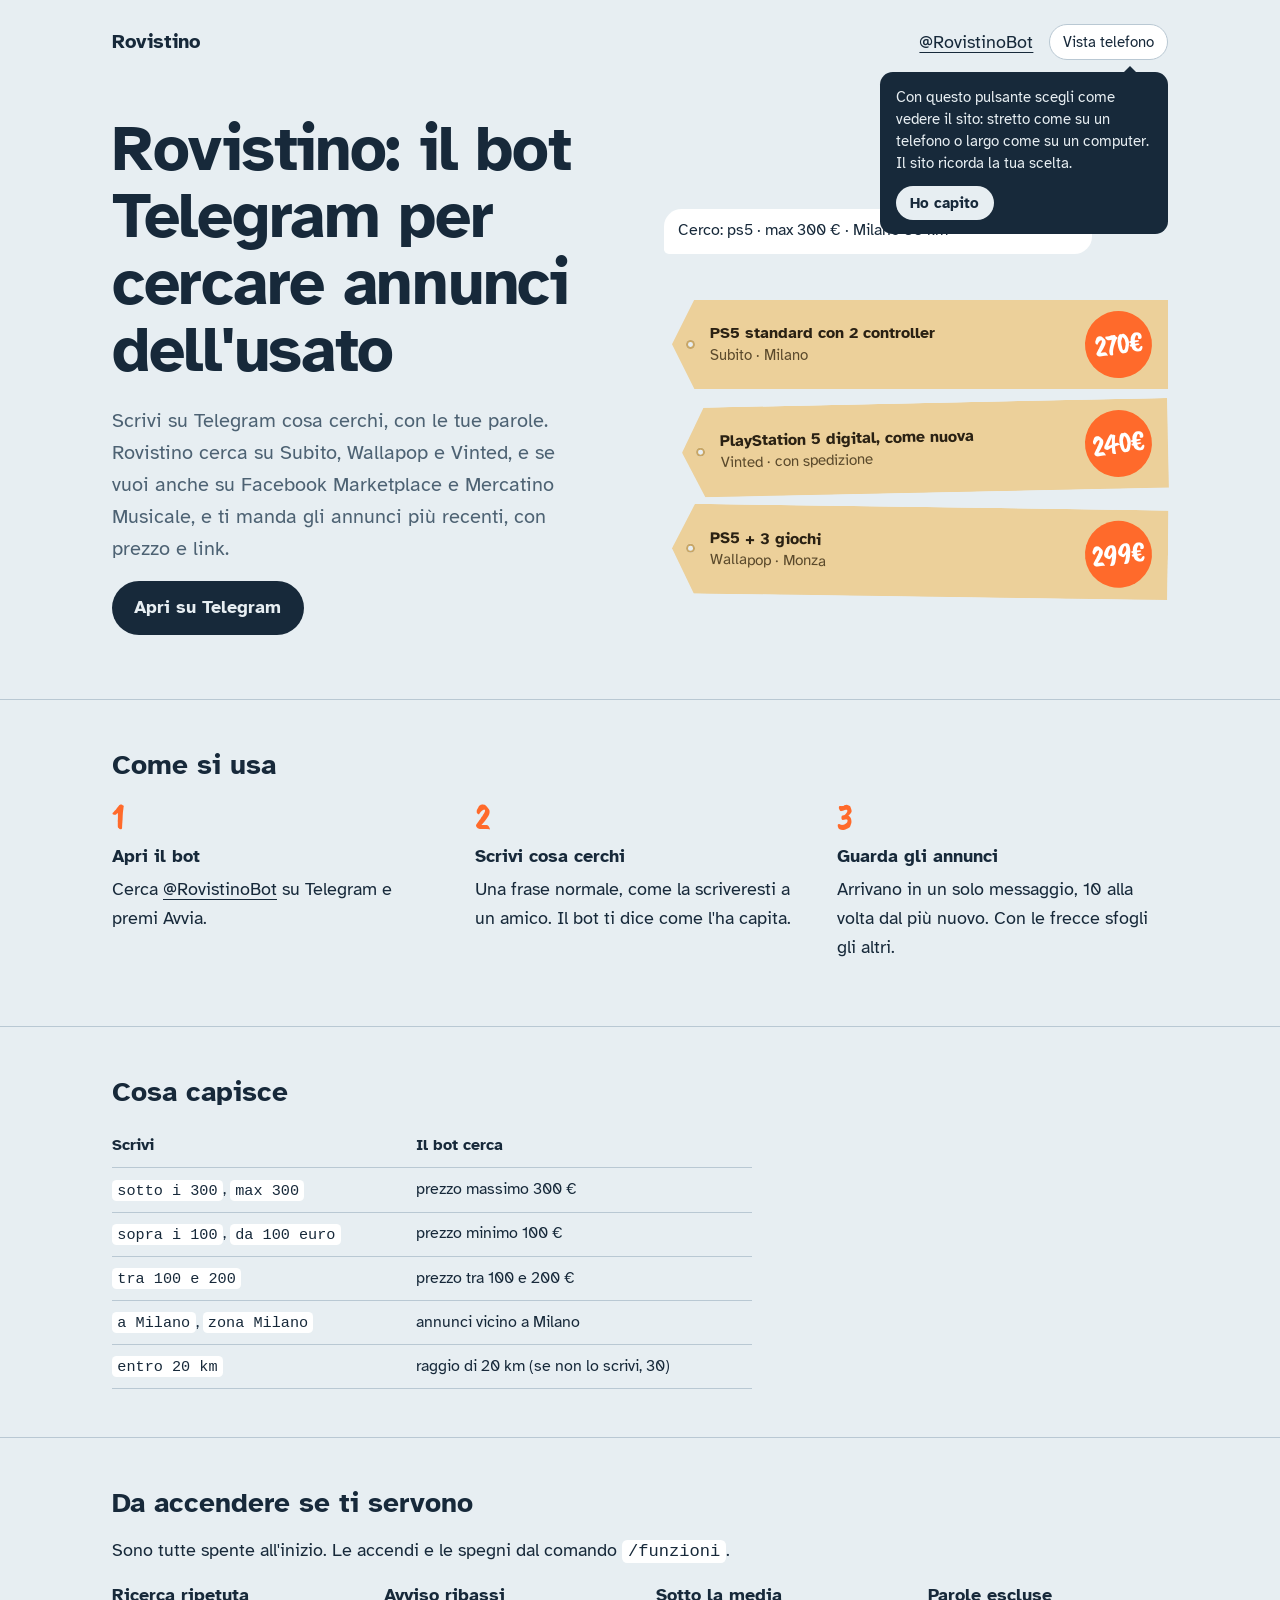
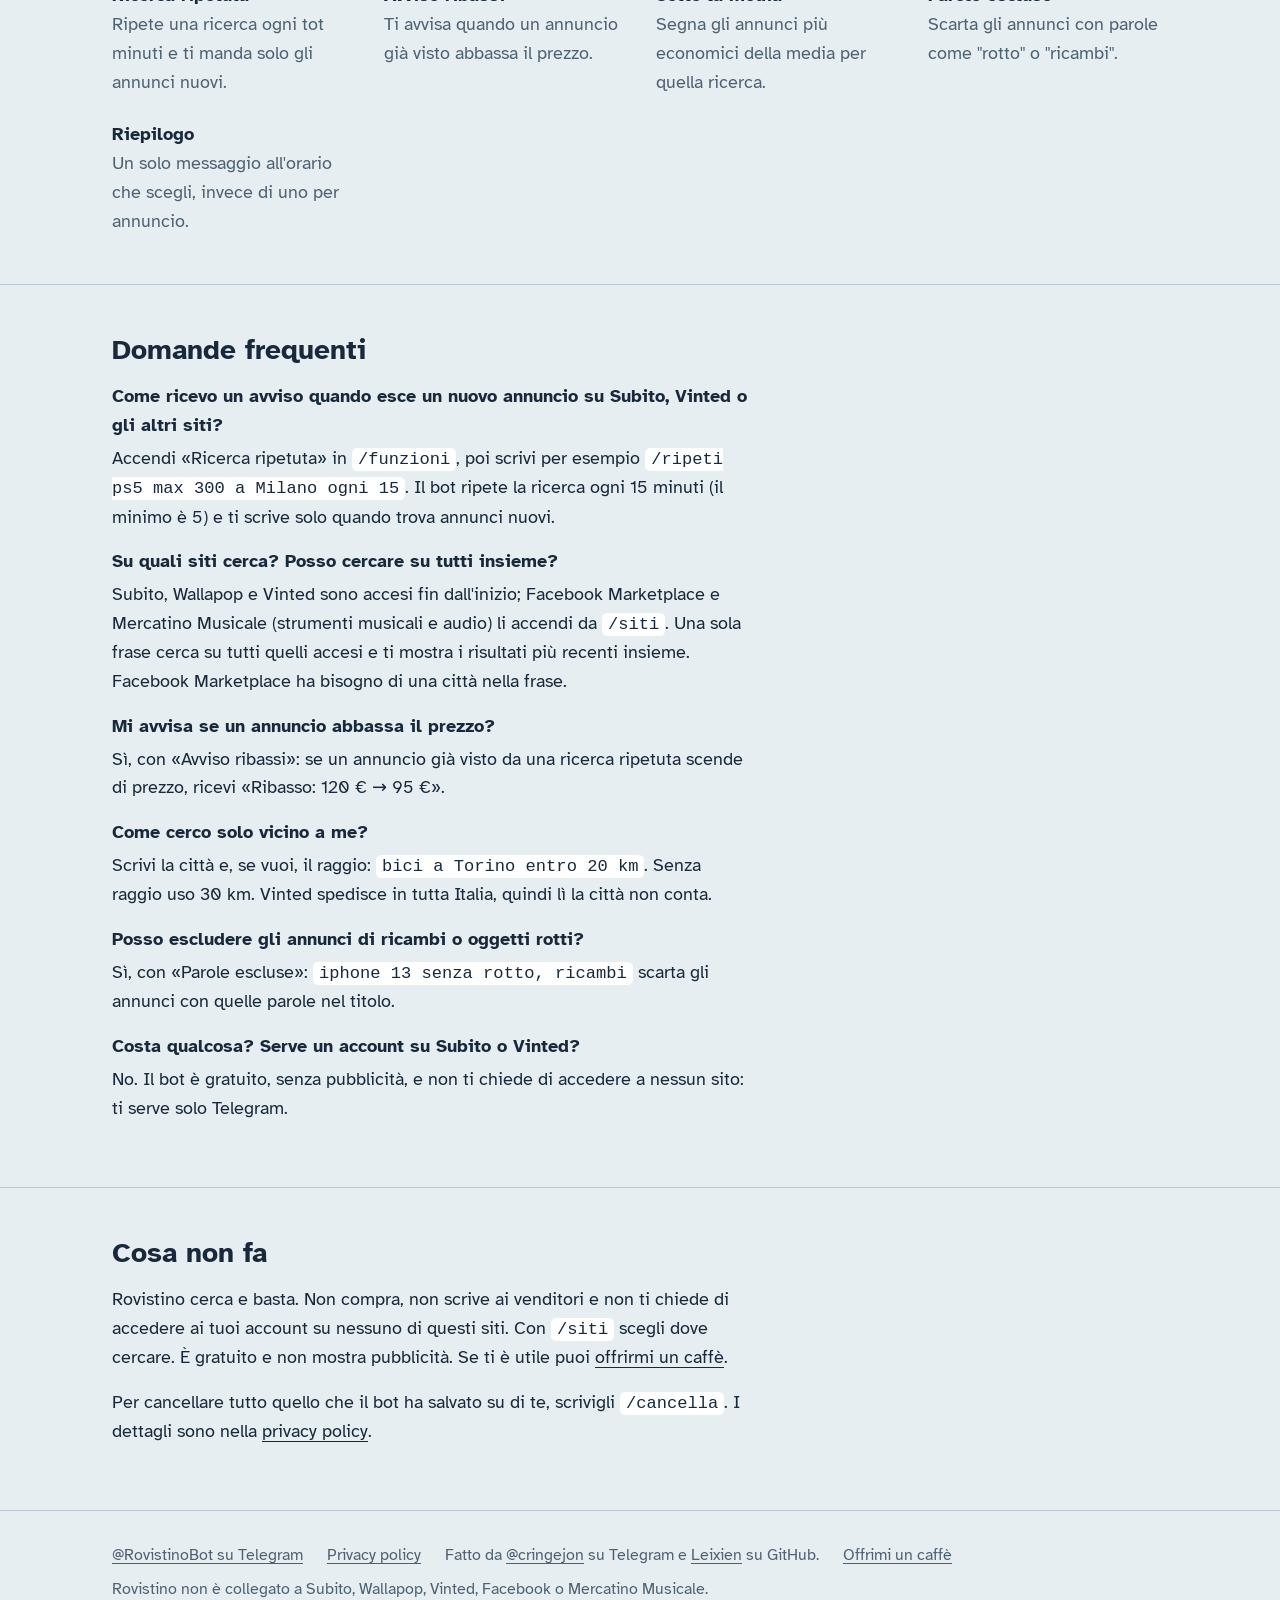
<file: index.html>
<!doctype html>
<html lang="it">
<head>
  <meta charset="utf-8">
  <meta name="viewport" content="width=device-width, initial-scale=1">
  <title>Rovistino – Bot Telegram per cercare annunci usati</title>
  <meta name="description" content="Rovistino è un bot Telegram gratuito che cerca annunci dell'usato su Subito, Wallapop, Vinted, Facebook Marketplace e Mercatino Musicale per prezzo, città e distanza.">
  <meta name="robots" content="index, follow">
  <link rel="canonical" href="https://leixien.github.io/Rovistino/">
  <meta property="og:title" content="Rovistino – Bot Telegram per cercare annunci usati">
  <meta property="og:description" content="Cerca annunci su Subito, Wallapop, Vinted, Facebook Marketplace e Mercatino Musicale direttamente da Telegram.">
  <meta property="og:url" content="https://leixien.github.io/Rovistino/">
  <meta property="og:type" content="website">
  <meta property="og:image" content="https://leixien.github.io/Rovistino/assets/description.png">
  <link rel="preconnect" href="https://fonts.googleapis.com">
  <link rel="preconnect" href="https://fonts.gstatic.com" crossorigin>
  <link href="https://fonts.googleapis.com/css2?family=Atkinson+Hyperlegible:wght@400;700&family=Caveat+Brush&display=swap" rel="stylesheet">
  <link rel="icon" type="image/png" sizes="48x48" href="assets/favicon-48.png">
  <link rel="icon" type="image/png" sizes="96x96" href="assets/favicon-96.png">
  <link rel="icon" type="image/png" sizes="192x192" href="assets/favicon-192.png">
  <link rel="apple-touch-icon" href="assets/apple-touch-icon.png">
  <link rel="stylesheet" href="style.css">
  <script src="site.js"></script>
  <script type="application/ld+json">
  {
    "@context": "https://schema.org",
    "@type": "SoftwareApplication",
    "name": "Rovistino",
    "alternateName": "@RovistinoBot",
    "description": "Bot Telegram gratuito che cerca annunci dell'usato su Subito, Wallapop, Vinted, Facebook Marketplace e Mercatino Musicale per prezzo, città e distanza, con ricerche ripetute e avviso ribassi.",
    "url": "https://leixien.github.io/Rovistino/",
    "installUrl": "https://t.me/RovistinoBot",
    "applicationCategory": "UtilitiesApplication",
    "operatingSystem": "Telegram",
    "inLanguage": "it",
    "image": "https://leixien.github.io/Rovistino/assets/description.png",
    "offers": { "@type": "Offer", "price": "0", "priceCurrency": "EUR" },
    "author": { "@type": "Person", "name": "Leixien", "url": "https://github.com/Leixien" }
  }
  </script>
</head>
<body>
  <header class="top">
    <div class="wrap">
      <a class="brand" href="./">Rovistino</a>
      <div class="actions"><a href="https://t.me/RovistinoBot">@RovistinoBot</a></div>
    </div>
  </header>

  <main>
    <div class="wrap hero">
      <div>
        <h1>Rovistino: il bot Telegram per cercare annunci dell'usato</h1>
        <p class="lede">Scrivi su Telegram cosa cerchi, con le tue parole. Rovistino cerca su Subito, Wallapop e Vinted, e se vuoi anche su Facebook Marketplace e Mercatino Musicale, e ti manda gli annunci più recenti, con prezzo e link.</p>
        <a class="button" href="https://t.me/RovistinoBot">Apri su Telegram</a>
      </div>

      <div class="chat" aria-label="Esempio di conversazione con il bot">
        <p class="bubble me">ps5 sotto i 300 euro a Milano</p>
        <p class="bubble">Cerco: ps5 · max 300 € · Milano 30 km</p>
        <ul class="tags" role="list">
          <li class="tag"><span><b>PS5 standard con 2 controller</b><span class="where">Subito · Milano</span></span><span class="price">270€</span></li>
          <li class="tag"><span><b>PlayStation 5 digital, come nuova</b><span class="where">Vinted · con spedizione</span></span><span class="price">240€</span></li>
          <li class="tag"><span><b>PS5 + 3 giochi</b><span class="where">Wallapop · Monza</span></span><span class="price">299€</span></li>
        </ul>
      </div>
    </div>

    <section>
      <div class="wrap">
        <h2>Come si usa</h2>
        <ol class="steps">
          <li><h3>Apri il bot</h3><p>Cerca <a href="https://t.me/RovistinoBot">@RovistinoBot</a> su Telegram e premi Avvia.</p></li>
          <li><h3>Scrivi cosa cerchi</h3><p>Una frase normale, come la scriveresti a un amico. Il bot ti dice come l'ha capita.</p></li>
          <li><h3>Guarda gli annunci</h3><p>Arrivano in un solo messaggio, 10 alla volta dal più nuovo. Con le frecce sfogli gli altri.</p></li>
        </ol>
      </div>
    </section>

    <section>
      <div class="wrap">
        <h2>Cosa capisce</h2>
        <table>
          <thead><tr><th>Scrivi</th><th>Il bot cerca</th></tr></thead>
          <tbody>
            <tr><td><code>sotto i 300</code>, <code>max 300</code></td><td>prezzo massimo 300 €</td></tr>
            <tr><td><code>sopra i 100</code>, <code>da 100 euro</code></td><td>prezzo minimo 100 €</td></tr>
            <tr><td><code>tra 100 e 200</code></td><td>prezzo tra 100 e 200 €</td></tr>
            <tr><td><code>a Milano</code>, <code>zona Milano</code></td><td>annunci vicino a Milano</td></tr>
            <tr><td><code>entro 20 km</code></td><td>raggio di 20 km (se non lo scrivi, 30)</td></tr>
          </tbody>
        </table>
      </div>
    </section>

    <section>
      <div class="wrap">
        <h2>Da accendere se ti servono</h2>
        <p class="prose">Sono tutte spente all'inizio. Le accendi e le spegni dal comando <code>/funzioni</code>.</p>
        <dl class="features">
          <div><dt>Ricerca ripetuta</dt><dd>Ripete una ricerca ogni tot minuti e ti manda solo gli annunci nuovi.</dd></div>
          <div><dt>Avviso ribassi</dt><dd>Ti avvisa quando un annuncio già visto abbassa il prezzo.</dd></div>
          <div><dt>Sotto la media</dt><dd>Segna gli annunci più economici della media per quella ricerca.</dd></div>
          <div><dt>Parole escluse</dt><dd>Scarta gli annunci con parole come "rotto" o "ricambi".</dd></div>
          <div><dt>Riepilogo</dt><dd>Un solo messaggio all'orario che scegli, invece di uno per annuncio.</dd></div>
        </dl>
      </div>
    </section>

    <section>
      <div class="wrap"><div class="prose">
        <h2>Domande frequenti</h2>
        <h3>Come ricevo un avviso quando esce un nuovo annuncio su Subito, Vinted o gli altri siti?</h3>
        <p>Accendi «Ricerca ripetuta» in <code>/funzioni</code>, poi scrivi per esempio <code>/ripeti ps5 max 300 a Milano ogni 15</code>. Il bot ripete la ricerca ogni 15 minuti (il minimo è 5) e ti scrive solo quando trova annunci nuovi.</p>
        <h3>Su quali siti cerca? Posso cercare su tutti insieme?</h3>
        <p>Subito, Wallapop e Vinted sono accesi fin dall'inizio; Facebook Marketplace e Mercatino Musicale (strumenti musicali e audio) li accendi da <code>/siti</code>. Una sola frase cerca su tutti quelli accesi e ti mostra i risultati più recenti insieme. Facebook Marketplace ha bisogno di una città nella frase.</p>
        <h3>Mi avvisa se un annuncio abbassa il prezzo?</h3>
        <p>Sì, con «Avviso ribassi»: se un annuncio già visto da una ricerca ripetuta scende di prezzo, ricevi «Ribasso: 120 € → 95 €».</p>
        <h3>Come cerco solo vicino a me?</h3>
        <p>Scrivi la città e, se vuoi, il raggio: <code>bici a Torino entro 20 km</code>. Senza raggio uso 30 km. Vinted spedisce in tutta Italia, quindi lì la città non conta.</p>
        <h3>Posso escludere gli annunci di ricambi o oggetti rotti?</h3>
        <p>Sì, con «Parole escluse»: <code>iphone 13 senza rotto, ricambi</code> scarta gli annunci con quelle parole nel titolo.</p>
        <h3>Costa qualcosa? Serve un account su Subito o Vinted?</h3>
        <p>No. Il bot è gratuito, senza pubblicità, e non ti chiede di accedere a nessun sito: ti serve solo Telegram.</p>
      </div></div>
    </section>

    <section>
      <div class="wrap"><div class="prose">
        <h2>Cosa non fa</h2>
        <p>Rovistino cerca e basta. Non compra, non scrive ai venditori e non ti chiede di accedere ai tuoi account su nessuno di questi siti. Con <code>/siti</code> scegli dove cercare. È gratuito e non mostra pubblicità. Se ti è utile puoi <a href="dona.html">offrirmi un caffè</a>.</p>
        <p>Per cancellare tutto quello che il bot ha salvato su di te, scrivigli <code>/cancella</code>. I dettagli sono nella <a href="privacy.html">privacy policy</a>.</p>
      </div></div>
    </section>
  </main>

  <footer>
    <div class="wrap">
      <a href="https://t.me/RovistinoBot">@RovistinoBot su Telegram</a>
      <a href="privacy.html">Privacy policy</a>
      <span>Fatto da <a href="https://t.me/cringejon">@cringejon</a> su Telegram e <a href="https://github.com/Leixien">Leixien</a> su GitHub.</span>
      <a href="dona.html">Offrimi un caffè</a>
      <span>Rovistino non è collegato a Subito, Wallapop, Vinted, Facebook o Mercatino Musicale.</span>
    </div>
  </footer>
</body>
</html>
</file>
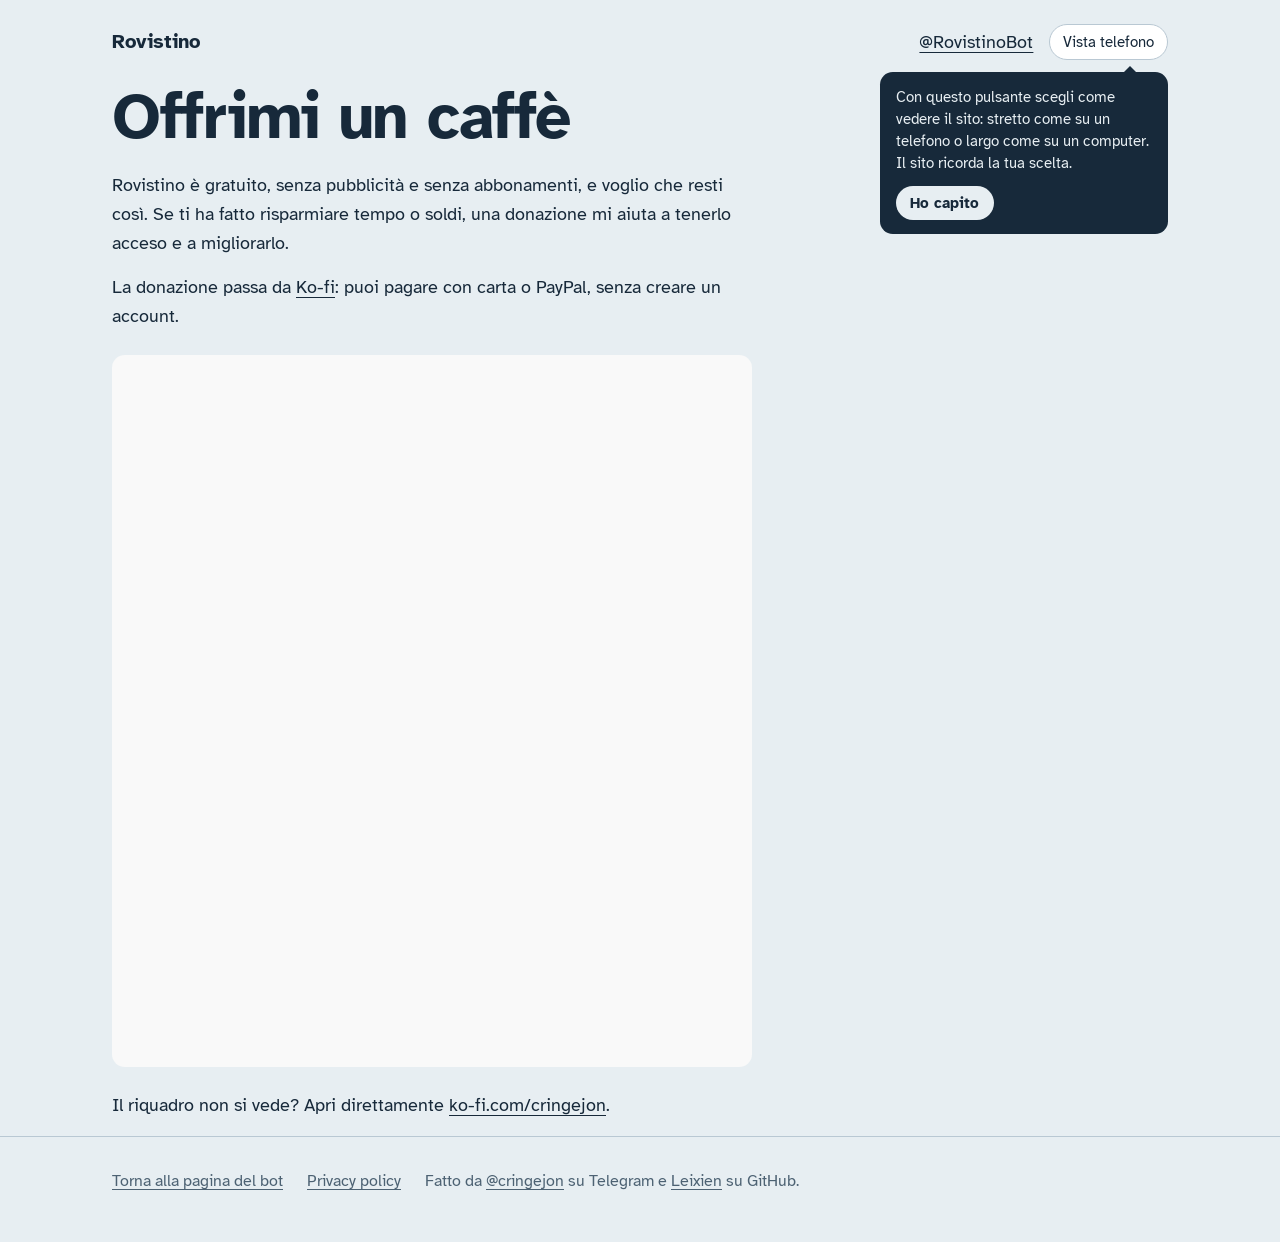
<file: dona.html>
<!doctype html>
<html lang="it">
<head>
  <meta charset="utf-8">
  <meta name="viewport" content="width=device-width, initial-scale=1">
  <title>Offrimi un caffè · Rovistino</title>
  <meta name="description" content="Rovistino è gratuito e senza pubblicità. Se ti è utile puoi sostenerlo con una donazione su Ko-fi.">
  <link rel="canonical" href="https://leixien.github.io/Rovistino/dona.html">
  <meta property="og:title" content="Offrimi un caffè · Rovistino">
  <meta property="og:description" content="Rovistino è gratuito e senza pubblicità. Se ti è utile puoi sostenerlo con una donazione su Ko-fi.">
  <meta property="og:url" content="https://leixien.github.io/Rovistino/dona.html">
  <meta property="og:type" content="website">
  <meta property="og:image" content="https://leixien.github.io/Rovistino/assets/description.png">
  <link rel="preconnect" href="https://fonts.googleapis.com">
  <link rel="preconnect" href="https://fonts.gstatic.com" crossorigin>
  <link href="https://fonts.googleapis.com/css2?family=Atkinson+Hyperlegible:wght@400;700&family=Caveat+Brush&display=swap" rel="stylesheet">
  <link rel="icon" type="image/png" sizes="48x48" href="assets/favicon-48.png">
  <link rel="icon" type="image/png" sizes="96x96" href="assets/favicon-96.png">
  <link rel="icon" type="image/png" sizes="192x192" href="assets/favicon-192.png">
  <link rel="apple-touch-icon" href="assets/apple-touch-icon.png">
  <link rel="stylesheet" href="style.css">
  <script src="site.js"></script>
</head>
<body>
  <header class="top">
    <div class="wrap">
      <a class="brand" href="./">Rovistino</a>
      <div class="actions"><a href="https://t.me/RovistinoBot">@RovistinoBot</a></div>
    </div>
  </header>

  <main class="wrap"><div class="prose">
    <h1>Offrimi un caffè</h1>
    <p>Rovistino è gratuito, senza pubblicità e senza abbonamenti, e voglio che resti così. Se ti ha fatto risparmiare tempo o soldi, una donazione mi aiuta a tenerlo acceso e a migliorarlo.</p>
    <p>La donazione passa da <a href="https://ko-fi.com/cringejon">Ko-fi</a>: puoi pagare con carta o PayPal, senza creare un account.</p>

    <iframe id="kofiframe" class="kofi" src="https://ko-fi.com/cringejon/?hidefeed=true&widget=true&embed=true&preview=true" height="712" title="Dona a cringejon su Ko-fi" loading="lazy"></iframe>

    <p>Il riquadro non si vede? Apri direttamente <a href="https://ko-fi.com/cringejon">ko-fi.com/cringejon</a>.</p>
  </div></main>

  <footer>
    <div class="wrap">
      <a href="./">Torna alla pagina del bot</a>
      <a href="privacy.html">Privacy policy</a>
      <span>Fatto da <a href="https://t.me/cringejon">@cringejon</a> su Telegram e <a href="https://github.com/Leixien">Leixien</a> su GitHub.</span>
    </div>
  </footer>
</body>
</html>
</file>
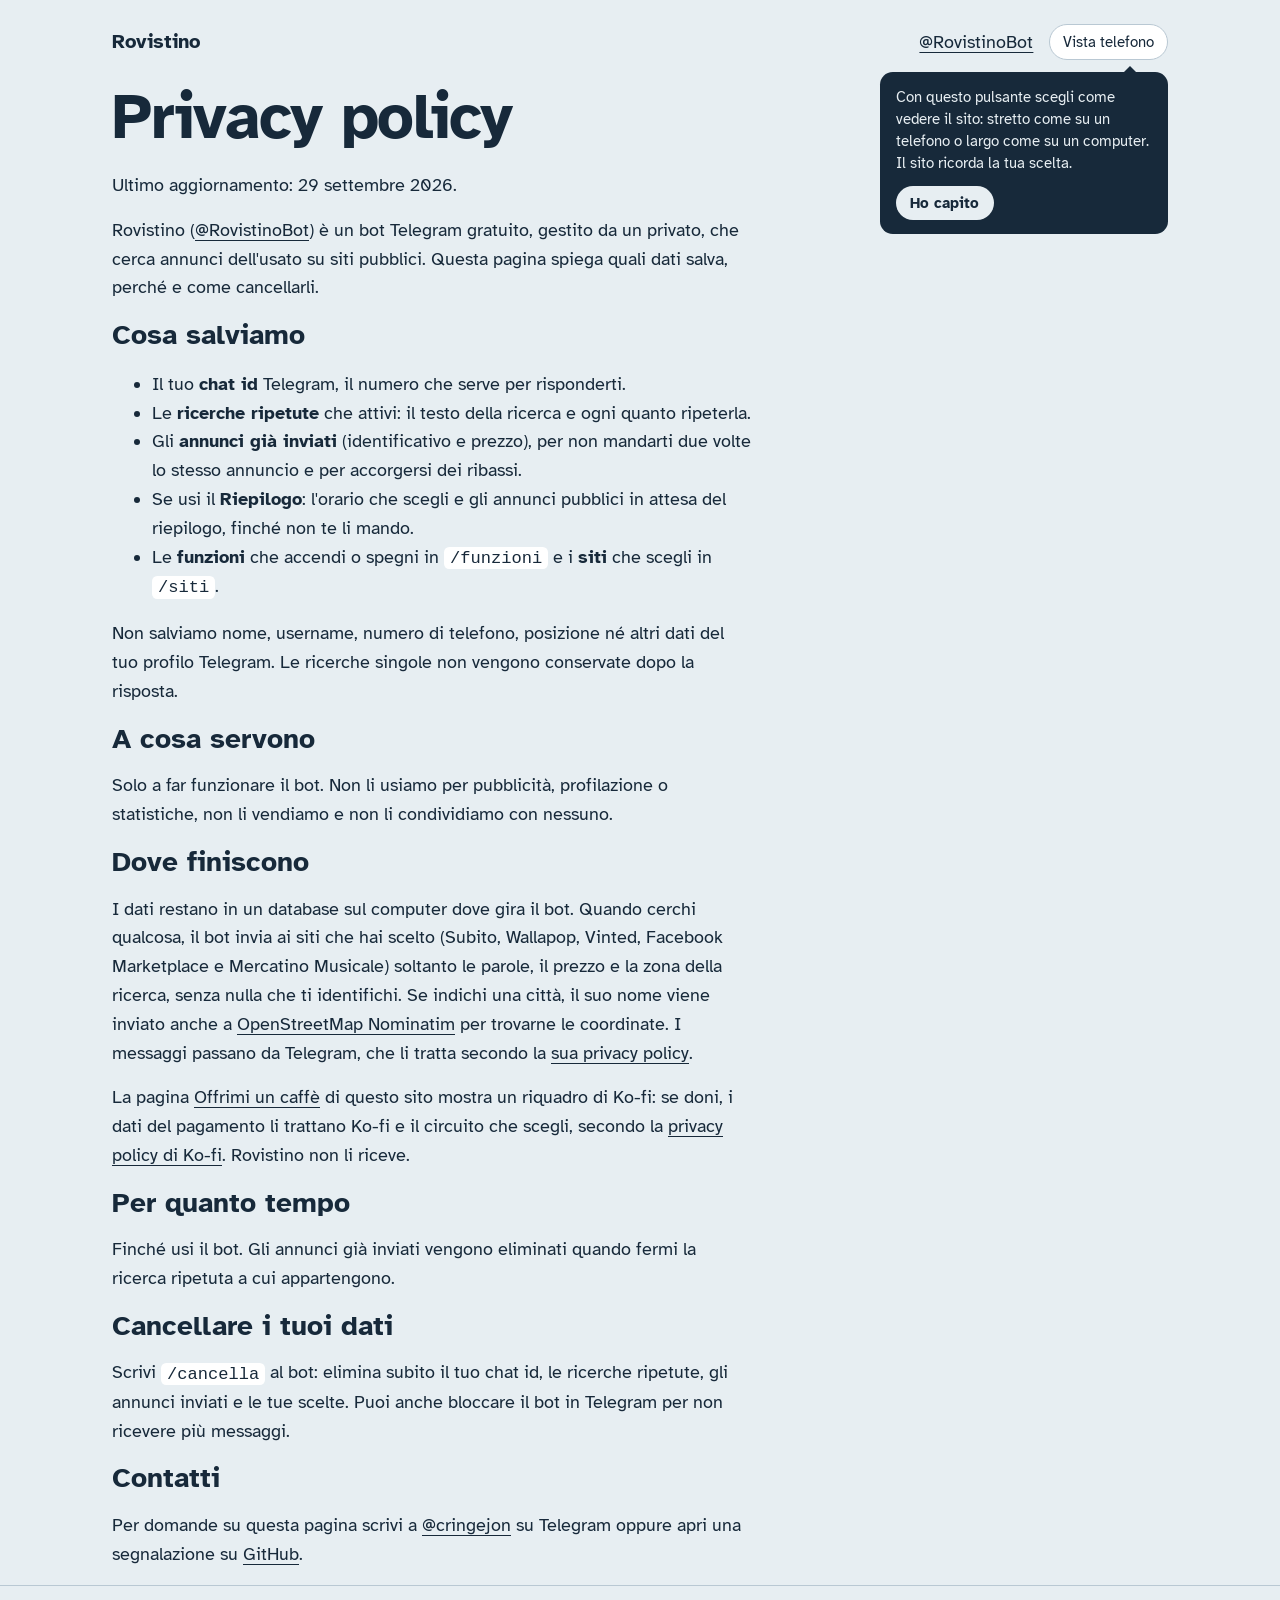
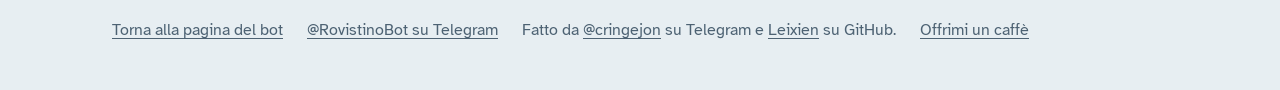
<file: privacy.html>
<!doctype html>
<html lang="it">
<head>
  <meta charset="utf-8">
  <meta name="viewport" content="width=device-width, initial-scale=1">
  <title>Privacy policy · Rovistino</title>
  <meta name="description" content="Quali dati salva il bot Telegram Rovistino, perché e come cancellarli.">
  <link rel="canonical" href="https://leixien.github.io/Rovistino/privacy.html">
  <meta property="og:title" content="Privacy policy · Rovistino">
  <meta property="og:description" content="Quali dati salva il bot Telegram Rovistino, perché e come cancellarli.">
  <meta property="og:url" content="https://leixien.github.io/Rovistino/privacy.html">
  <meta property="og:type" content="website">
  <meta property="og:image" content="https://leixien.github.io/Rovistino/assets/description.png">
  <link rel="preconnect" href="https://fonts.googleapis.com">
  <link rel="preconnect" href="https://fonts.gstatic.com" crossorigin>
  <link href="https://fonts.googleapis.com/css2?family=Atkinson+Hyperlegible:wght@400;700&family=Caveat+Brush&display=swap" rel="stylesheet">
  <link rel="icon" type="image/png" sizes="48x48" href="assets/favicon-48.png">
  <link rel="icon" type="image/png" sizes="96x96" href="assets/favicon-96.png">
  <link rel="icon" type="image/png" sizes="192x192" href="assets/favicon-192.png">
  <link rel="apple-touch-icon" href="assets/apple-touch-icon.png">
  <link rel="stylesheet" href="style.css">
  <script src="site.js"></script>
</head>
<body>
  <header class="top">
    <div class="wrap">
      <a class="brand" href="./">Rovistino</a>
      <div class="actions"><a href="https://t.me/RovistinoBot">@RovistinoBot</a></div>
    </div>
  </header>

  <main class="wrap"><div class="prose">
    <h1>Privacy policy</h1>
    <p>Ultimo aggiornamento: 29 settembre 2026.</p>
    <p>Rovistino (<a href="https://t.me/RovistinoBot">@RovistinoBot</a>) è un bot Telegram gratuito, gestito da un privato, che cerca annunci dell'usato su siti pubblici. Questa pagina spiega quali dati salva, perché e come cancellarli.</p>

    <h2>Cosa salviamo</h2>
    <ul>
      <li>Il tuo <b>chat id</b> Telegram, il numero che serve per risponderti.</li>
      <li>Le <b>ricerche ripetute</b> che attivi: il testo della ricerca e ogni quanto ripeterla.</li>
      <li>Gli <b>annunci già inviati</b> (identificativo e prezzo), per non mandarti due volte lo stesso annuncio e per accorgersi dei ribassi.</li>
      <li>Se usi il <b>Riepilogo</b>: l'orario che scegli e gli annunci pubblici in attesa del riepilogo, finché non te li mando.</li>
      <li>Le <b>funzioni</b> che accendi o spegni in <code>/funzioni</code> e i <b>siti</b> che scegli in <code>/siti</code>.</li>
    </ul>
    <p>Non salviamo nome, username, numero di telefono, posizione né altri dati del tuo profilo Telegram. Le ricerche singole non vengono conservate dopo la risposta.</p>

    <h2>A cosa servono</h2>
    <p>Solo a far funzionare il bot. Non li usiamo per pubblicità, profilazione o statistiche, non li vendiamo e non li condividiamo con nessuno.</p>

    <h2>Dove finiscono</h2>
    <p>I dati restano in un database sul computer dove gira il bot. Quando cerchi qualcosa, il bot invia ai siti che hai scelto (Subito, Wallapop, Vinted, Facebook Marketplace e Mercatino Musicale) soltanto le parole, il prezzo e la zona della ricerca, senza nulla che ti identifichi. Se indichi una città, il suo nome viene inviato anche a <a href="https://nominatim.org">OpenStreetMap Nominatim</a> per trovarne le coordinate. I messaggi passano da Telegram, che li tratta secondo la <a href="https://telegram.org/privacy">sua privacy policy</a>.</p>
    <p>La pagina <a href="dona.html">Offrimi un caffè</a> di questo sito mostra un riquadro di Ko-fi: se doni, i dati del pagamento li trattano Ko-fi e il circuito che scegli, secondo la <a href="https://more.ko-fi.com/privacy">privacy policy di Ko-fi</a>. Rovistino non li riceve.</p>

    <h2>Per quanto tempo</h2>
    <p>Finché usi il bot. Gli annunci già inviati vengono eliminati quando fermi la ricerca ripetuta a cui appartengono.</p>

    <h2>Cancellare i tuoi dati</h2>
    <p>Scrivi <code>/cancella</code> al bot: elimina subito il tuo chat id, le ricerche ripetute, gli annunci inviati e le tue scelte. Puoi anche bloccare il bot in Telegram per non ricevere più messaggi.</p>

    <h2>Contatti</h2>
    <p>Per domande su questa pagina scrivi a <a href="https://t.me/cringejon">@cringejon</a> su Telegram oppure apri una segnalazione su <a href="https://github.com/Leixien/Rovistino/issues">GitHub</a>.</p>
  </div></main>

  <footer>
    <div class="wrap">
      <a href="./">Torna alla pagina del bot</a>
      <a href="https://t.me/RovistinoBot">@RovistinoBot su Telegram</a>
      <span>Fatto da <a href="https://t.me/cringejon">@cringejon</a> su Telegram e <a href="https://github.com/Leixien">Leixien</a> su GitHub.</span>
      <a href="dona.html">Offrimi un caffè</a>
    </div>
  </footer>
</body>
</html>
</file>
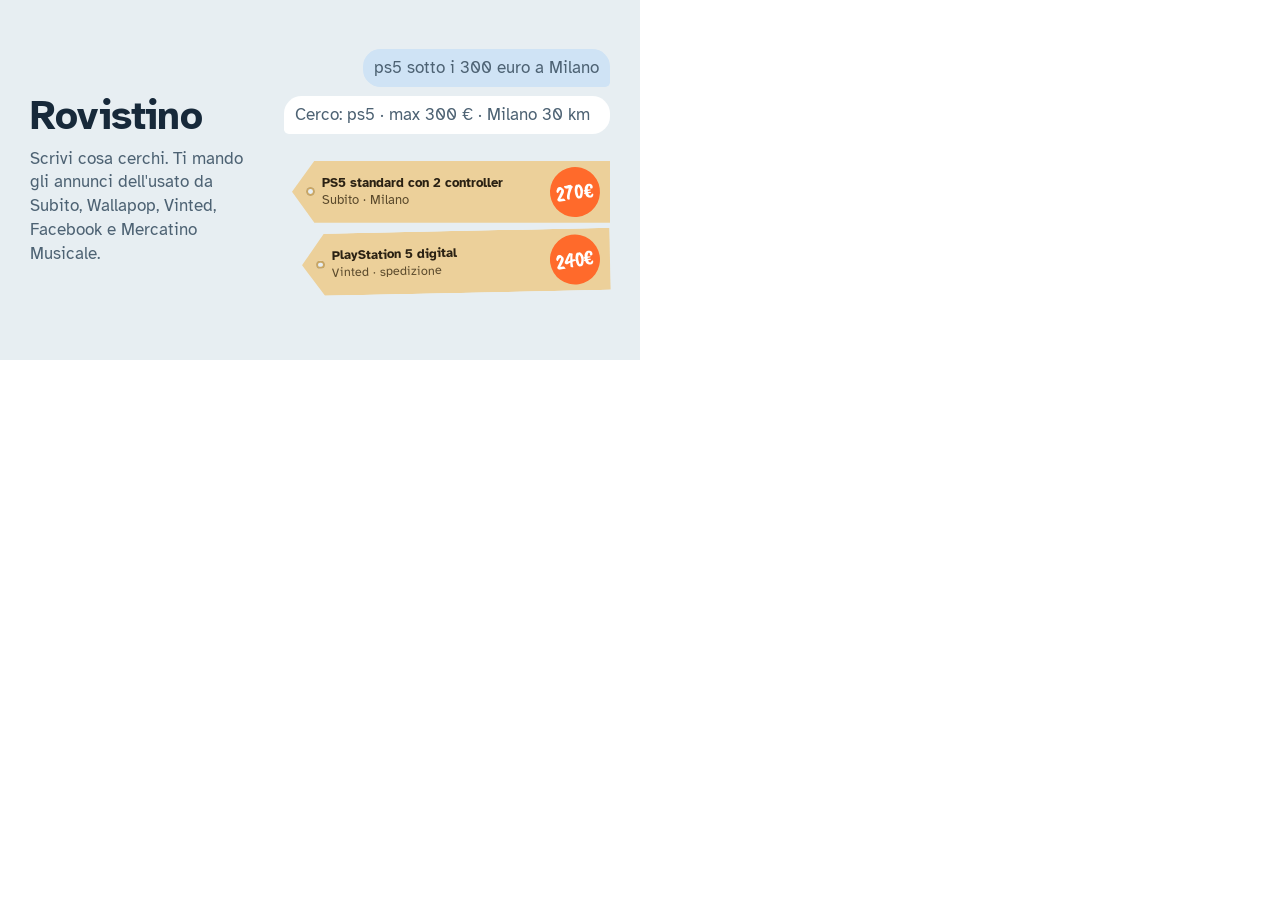
<file: assets/description.html>
<!doctype html>
<html lang="it">
<head>
  <meta charset="utf-8">
  <title>description picture</title>
  <link href="https://fonts.googleapis.com/css2?family=Atkinson+Hyperlegible:wght@400;700&family=Caveat+Brush&display=swap" rel="stylesheet">
  <link rel="stylesheet" href="../style.css">
  <style>
    :root { --bg: #e7eef2; --ink: #17293a; --muted: #4d6273; --bubble: #fff; --bubble-me: #cfe3f5; }
    html, body { width: 640px; height: 360px; overflow: hidden; margin: 0; }
    .card { display: grid; grid-template-columns: 230px 1fr; gap: 24px; align-items: center; height: 100%; padding: 0 30px; }
    .card h1 { font-size: 40px; margin: 0 0 10px; }
    .card p { font-size: 17px; color: var(--muted); margin: 0; line-height: 1.4; }
    .chat { gap: 9px; }
    .chat > * { animation: none !important; }
    .bubble { font-size: 14px; padding: 7px 11px; white-space: nowrap; max-width: none; }
    .tags { gap: 8px; }
    .tag { font-size: 12.5px; padding: 6px 10px 6px 30px; }
    .tag b { font-size: 13px; }
    .price { width: 50px; height: 50px; font-size: 22px; }
  </style>
</head>
<body>
  <div class="card">
    <div>
      <h1>Rovistino</h1>
      <p>Scrivi cosa cerchi. Ti mando gli annunci dell'usato da Subito, Wallapop, Vinted, Facebook e Mercatino Musicale.</p>
    </div>
    <div class="chat">
      <p class="bubble me">ps5 sotto i 300 euro a Milano</p>
      <p class="bubble">Cerco: ps5 · max 300 € · Milano 30 km</p>
      <ul class="tags">
        <li class="tag"><span><b>PS5 standard con 2 controller</b><span class="where">Subito · Milano</span></span><span class="price">270€</span></li>
        <li class="tag"><span><b>PlayStation 5 digital</b><span class="where">Vinted · spedizione</span></span><span class="price">240€</span></li>
      </ul>
    </div>
  </div>
</body>
</html>
</file>
<file: style.css>
:root {
  --bg: #e7eef2;
  --ink: #17293a;
  --muted: #4d6273;
  --line: #b9c8d3;
  --tag: #ecd09a;
  --tag-edge: #c9a664;
  --sticker: #ff6a2b;
  --bubble: #ffffff;
  --bubble-me: #cfe3f5;
  --focus: #1f6fd1;
}

@media (prefers-color-scheme: dark) {
  :root {
    --bg: #14222f;
    --ink: #e4edf3;
    --muted: #9fb3c3;
    --line: #2e4254;
    --tag: #d9bb80;
    --tag-edge: #a8874c;
    --bubble: #1e3142;
    --bubble-me: #26496a;
    --focus: #7db4ff;
  }
}

* { box-sizing: border-box; }

body {
  margin: 0;
  background: var(--bg);
  color: var(--ink);
  font: 1.125rem/1.6 "Atkinson Hyperlegible", system-ui, sans-serif;
  /* layout follows body width, not the window, so the view switch can narrow it */
  container-type: inline-size;
}

/* forced phone view on a wide screen */
html[data-view="mobile"] { background: var(--line); }
html[data-view="mobile"] body { max-width: 26rem; margin: 0 auto; min-height: 100vh; }

/* view switch + first-visit tip */
header.top .actions { display: flex; align-items: center; gap: 1rem; position: relative; }
.view-switch {
  font: inherit;
  font-size: 0.95rem;
  color: var(--ink);
  background: var(--bubble);
  border: 1px solid var(--line);
  border-radius: 999px;
  padding: 0.3rem 0.8rem;
  white-space: nowrap;
  cursor: pointer;
}
/* the hero button already links the bot on narrow screens */
@container (max-width: 30rem) { header.top .actions > a { display: none; } }
.view-switch:focus-visible, .tip button:focus-visible { outline: 3px solid var(--focus); outline-offset: 3px; }
.tip {
  position: absolute;
  top: calc(100% + 0.75rem);
  right: 0;
  z-index: 1;
  width: min(18rem, calc(100cqi - 2rem));
  background: var(--ink);
  color: var(--bg);
  border-radius: 0.8rem;
  padding: 0.9rem 1rem;
  font-size: 0.95rem;
  line-height: 1.45;
}
.tip::before {
  content: "";
  position: absolute;
  top: -0.4rem;
  right: 2rem;
  border: 0.4rem solid transparent;
  border-top: 0;
  border-bottom-color: var(--ink);
}
.tip p { margin: 0 0 0.75rem; }
.tip button {
  font: inherit;
  font-weight: 700;
  background: var(--bg);
  color: var(--ink);
  border: 0;
  border-radius: 999px;
  padding: 0.35rem 0.9rem;
  cursor: pointer;
}

a { color: inherit; text-underline-offset: 0.2em; }
a:focus-visible, .button:focus-visible { outline: 3px solid var(--focus); outline-offset: 3px; }

.wrap { max-width: 68rem; margin: 0 auto; padding: 0 1rem; }
.prose { max-width: 40rem; }

header.top { padding: 1.5rem 0; }
header.top .wrap { display: flex; justify-content: space-between; align-items: baseline; gap: 1rem; }
.brand { font-weight: 700; font-size: 1.25rem; text-decoration: none; }

h1 { font-size: clamp(2.4rem, 6cqi, 4rem); line-height: 1.05; margin: 0 0 1.25rem; letter-spacing: -0.02em; }
h2 { font-size: 1.75rem; line-height: 1.2; margin: 0 0 1rem; }
h3 { font-size: 1.125rem; margin: 0 0 0.25rem; }
p { margin: 0 0 1rem; }

.button {
  display: inline-block;
  background: var(--ink);
  color: var(--bg);
  padding: 0.8rem 1.4rem;
  border-radius: 999px;
  font-weight: 700;
  text-decoration: none;
}

/* hero */
.hero { display: grid; grid-template-columns: 1fr 1fr; gap: 3rem; align-items: center; padding: 2rem 1rem 4rem; }
.hero .lede { font-size: 1.25rem; color: var(--muted); max-width: 30rem; }
@container (max-width: 52rem) { .hero { grid-template-columns: 1fr; gap: 2rem; } }

/* chat demo */
.chat { display: flex; flex-direction: column; gap: 0.75rem; }
.bubble {
  background: var(--bubble);
  border-radius: 1.1rem 1.1rem 1.1rem 0.3rem;
  padding: 0.6rem 0.9rem;
  max-width: 85%;
  font-size: 1rem;
}
.bubble.me { align-self: flex-end; background: var(--bubble-me); border-radius: 1.1rem 1.1rem 0.3rem 1.1rem; }

/* listing as a price tag on a string */
.tags { display: flex; flex-direction: column; gap: 0.9rem; padding-left: 0.5rem; }
.tag {
  position: relative;
  display: grid;
  grid-template-columns: 1fr auto;
  align-items: center;
  gap: 0.5rem 1rem;
  background: var(--tag);
  color: #2a2113;
  padding: 0.7rem 1rem 0.7rem 2.4rem;
  clip-path: polygon(1.4rem 0, 100% 0, 100% 100%, 1.4rem 100%, 0 50%);
  font-size: 0.95rem;
  line-height: 1.35;
}
.tag::before {
  content: "";
  position: absolute;
  left: 0.9rem; top: 50%;
  width: 0.55rem; height: 0.55rem;
  margin-top: -0.275rem;
  border-radius: 50%;
  background: var(--bg);
  box-shadow: inset 0 0 0 2px var(--tag-edge);
}
.tag:nth-child(2) { transform: rotate(-1.2deg); margin-left: 0.6rem; }
.tag:nth-child(3) { transform: rotate(0.8deg); }
.tag b { display: block; font-size: 1rem; }
.tag .where { color: #5b4a2c; }
.price {
  font-family: "Caveat Brush", cursive;
  font-size: 1.9rem;
  line-height: 1;
  color: #fff;
  background: var(--sticker);
  border-radius: 50%;
  width: 4.2rem; height: 4.2rem;
  display: grid; place-items: center;
  transform: rotate(-8deg);
}

@media (prefers-reduced-motion: no-preference) {
  .chat > * { animation: arrive 0.35s ease-out backwards; }
  .chat > :nth-child(2) { animation-delay: 0.5s; }
  .chat > :nth-child(3) { animation-delay: 1s; }
  @keyframes arrive { from { opacity: 0; transform: translateY(0.5rem); } }
}

/* sections */
section { padding: 3rem 0; border-top: 1px solid var(--line); }
.steps { list-style: none; counter-reset: step; padding: 0; margin: 0; display: grid; grid-template-columns: repeat(3, 1fr); gap: 2rem; }
.steps li { counter-increment: step; }
.steps li::before { content: counter(step); display: block; font-family: "Caveat Brush", cursive; font-size: 2.4rem; line-height: 1; color: var(--sticker); margin-bottom: 0.4rem; }
@container (max-width: 52rem) { .steps { grid-template-columns: 1fr; gap: 1.25rem; } }

table { border-collapse: collapse; width: 100%; max-width: 40rem; font-size: 1rem; }
th, td { text-align: left; padding: 0.55rem 0.75rem 0.55rem 0; border-bottom: 1px solid var(--line); vertical-align: top; }
th { font-weight: 700; }
td code { white-space: nowrap; }
code { font-size: 0.95em; background: var(--bubble); padding: 0.1em 0.35em; border-radius: 0.3em; }

.features { display: grid; grid-template-columns: repeat(auto-fit, minmax(12rem, 1fr)); gap: 1.5rem 2rem; margin: 0; }
.features dt { font-weight: 700; }
.features dd { margin: 0; color: var(--muted); }

/* Ko-fi donation widget (its content is white, so it keeps a light frame in dark mode too) */
.kofi { display: block; width: 100%; border: none; padding: 4px; background: #f9f9f9; border-radius: 0.8rem; margin: 1.5rem 0; }

footer { padding: 2rem 0 3rem; border-top: 1px solid var(--line); color: var(--muted); font-size: 1rem; }
footer .wrap { display: flex; flex-wrap: wrap; gap: 0.5rem 1.5rem; }
</file>
